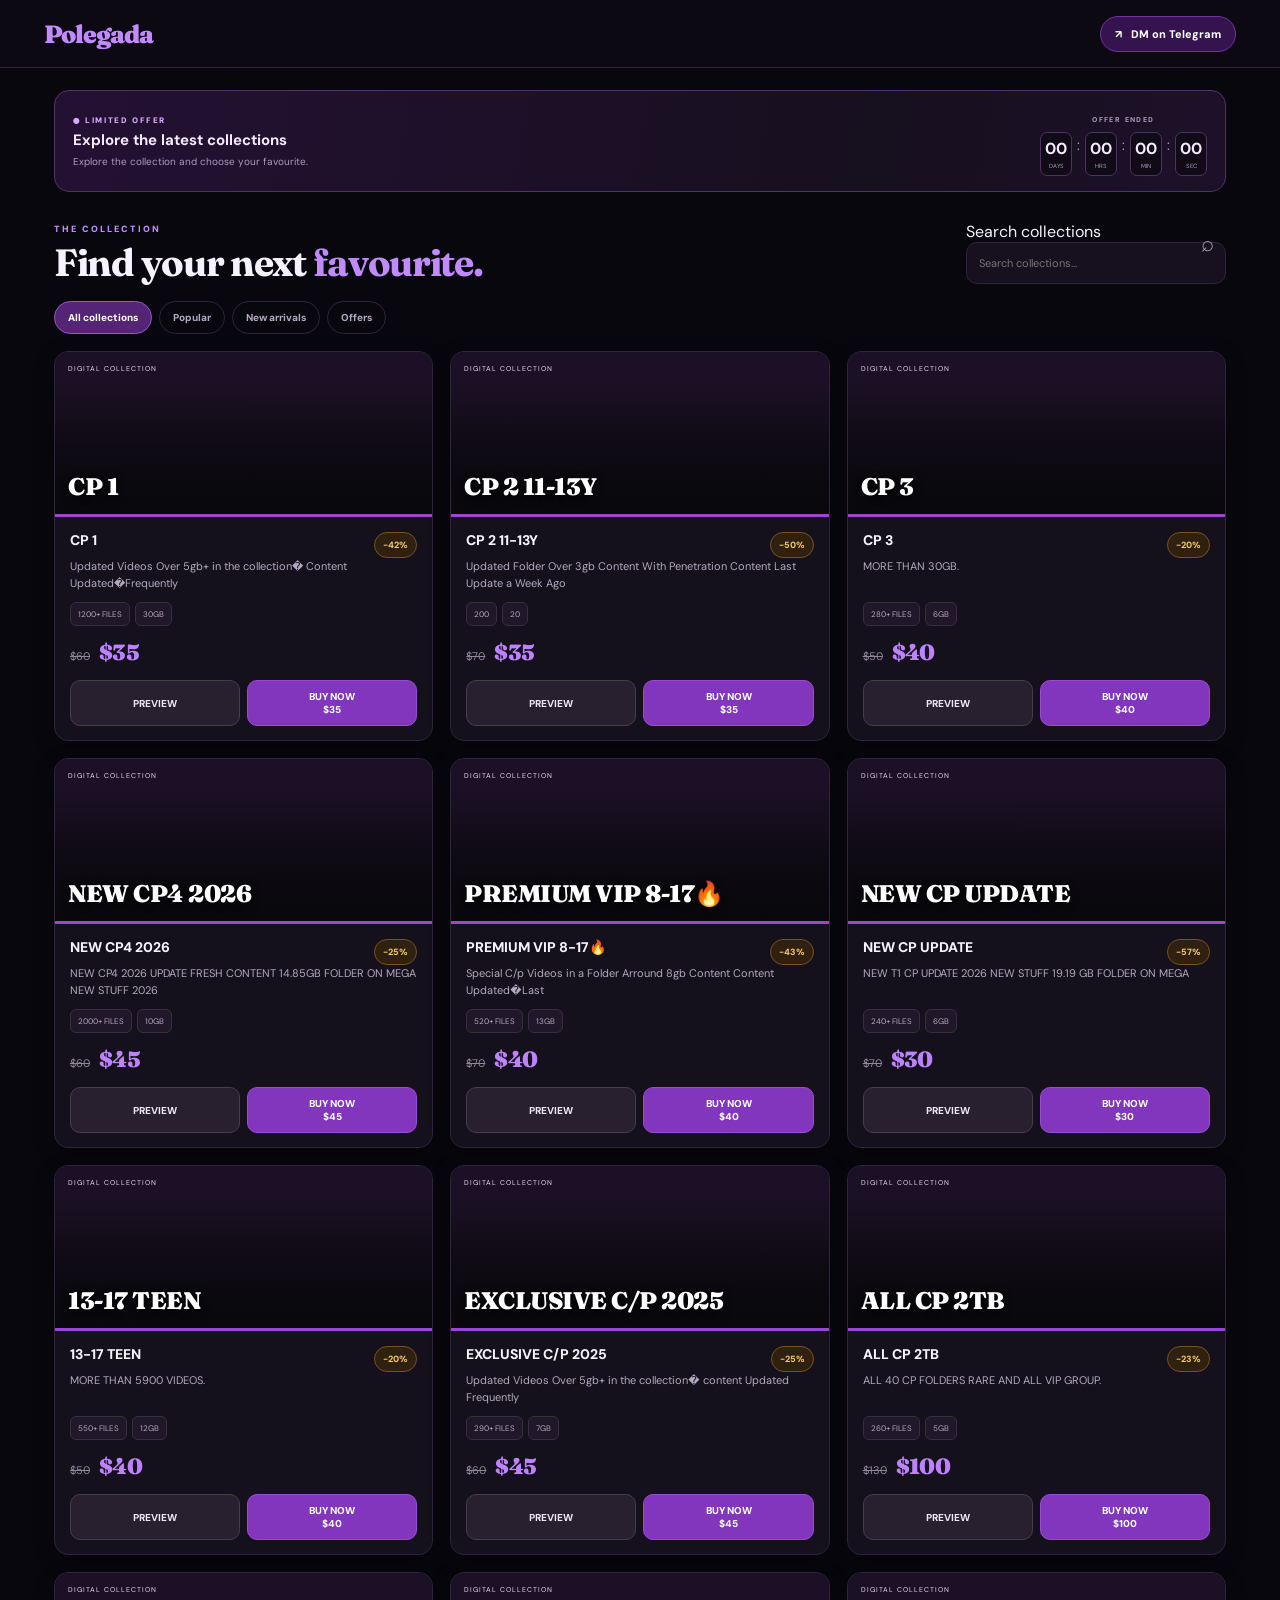
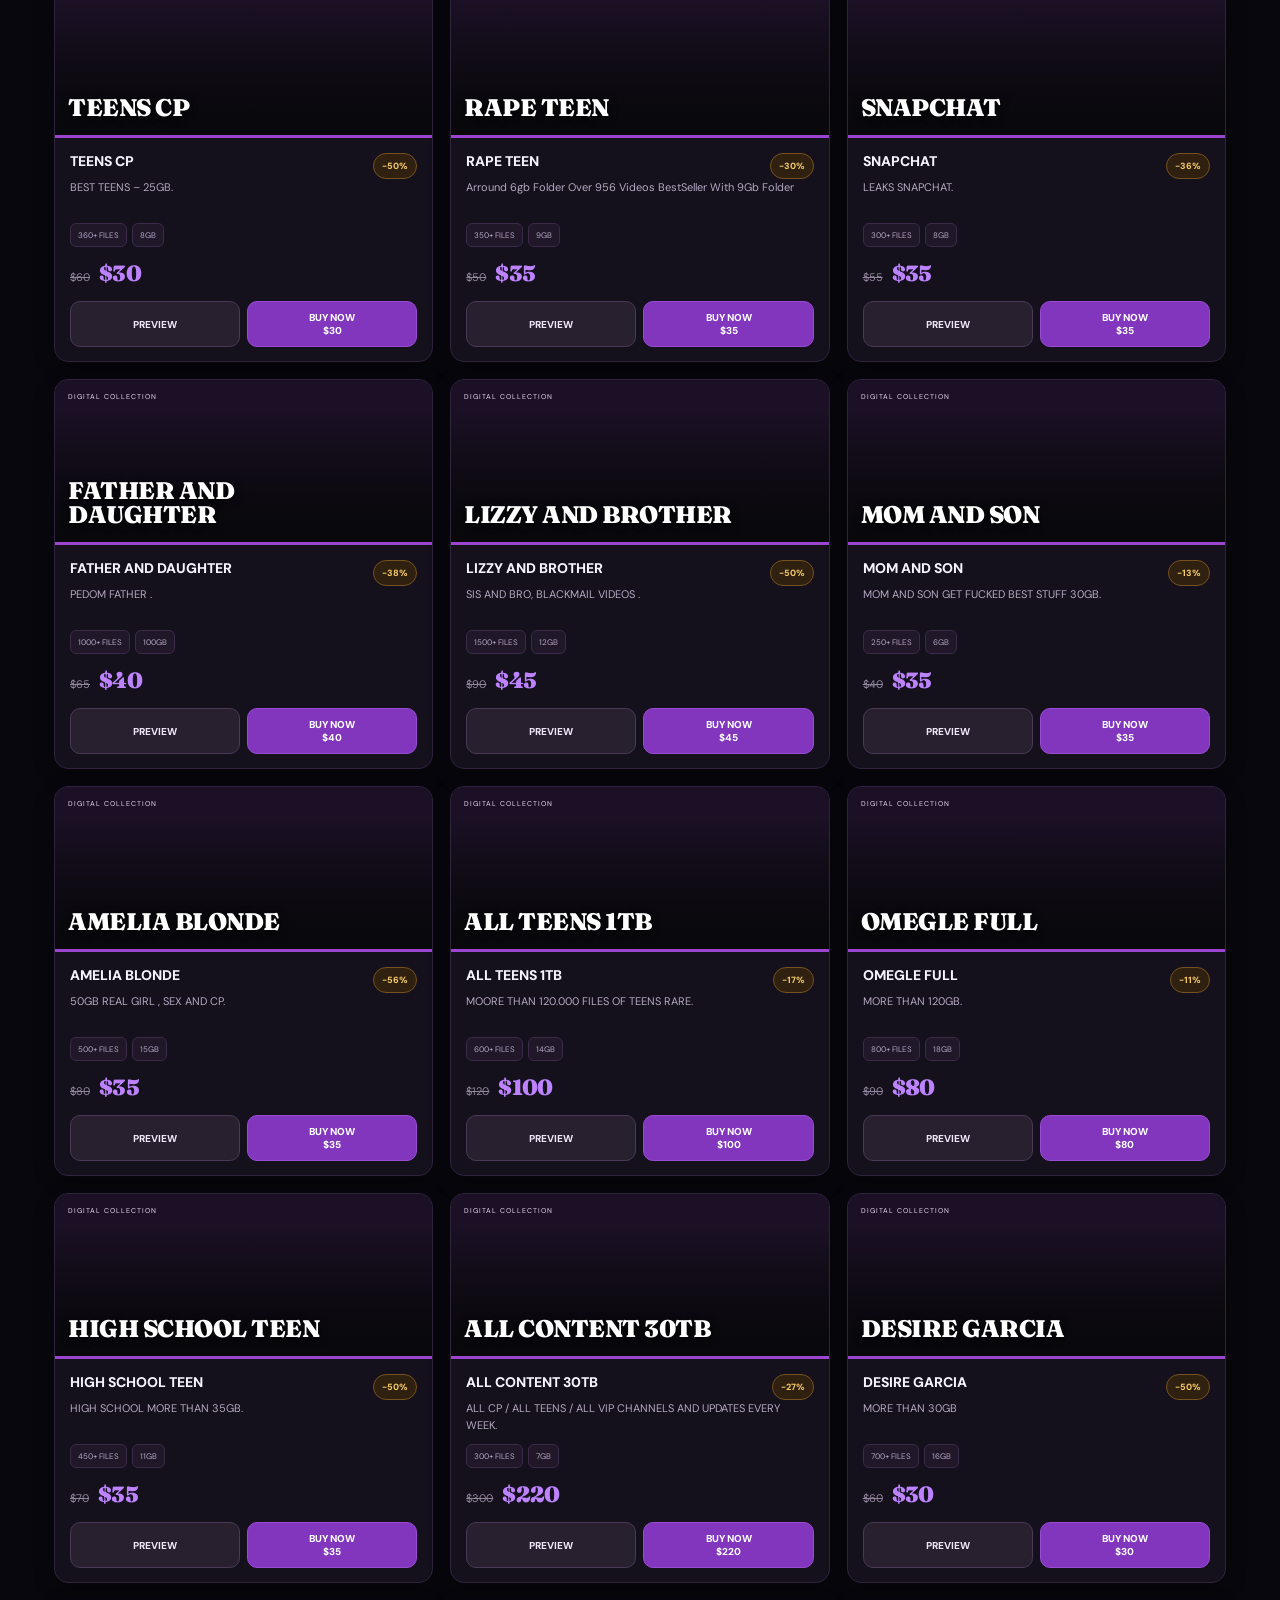
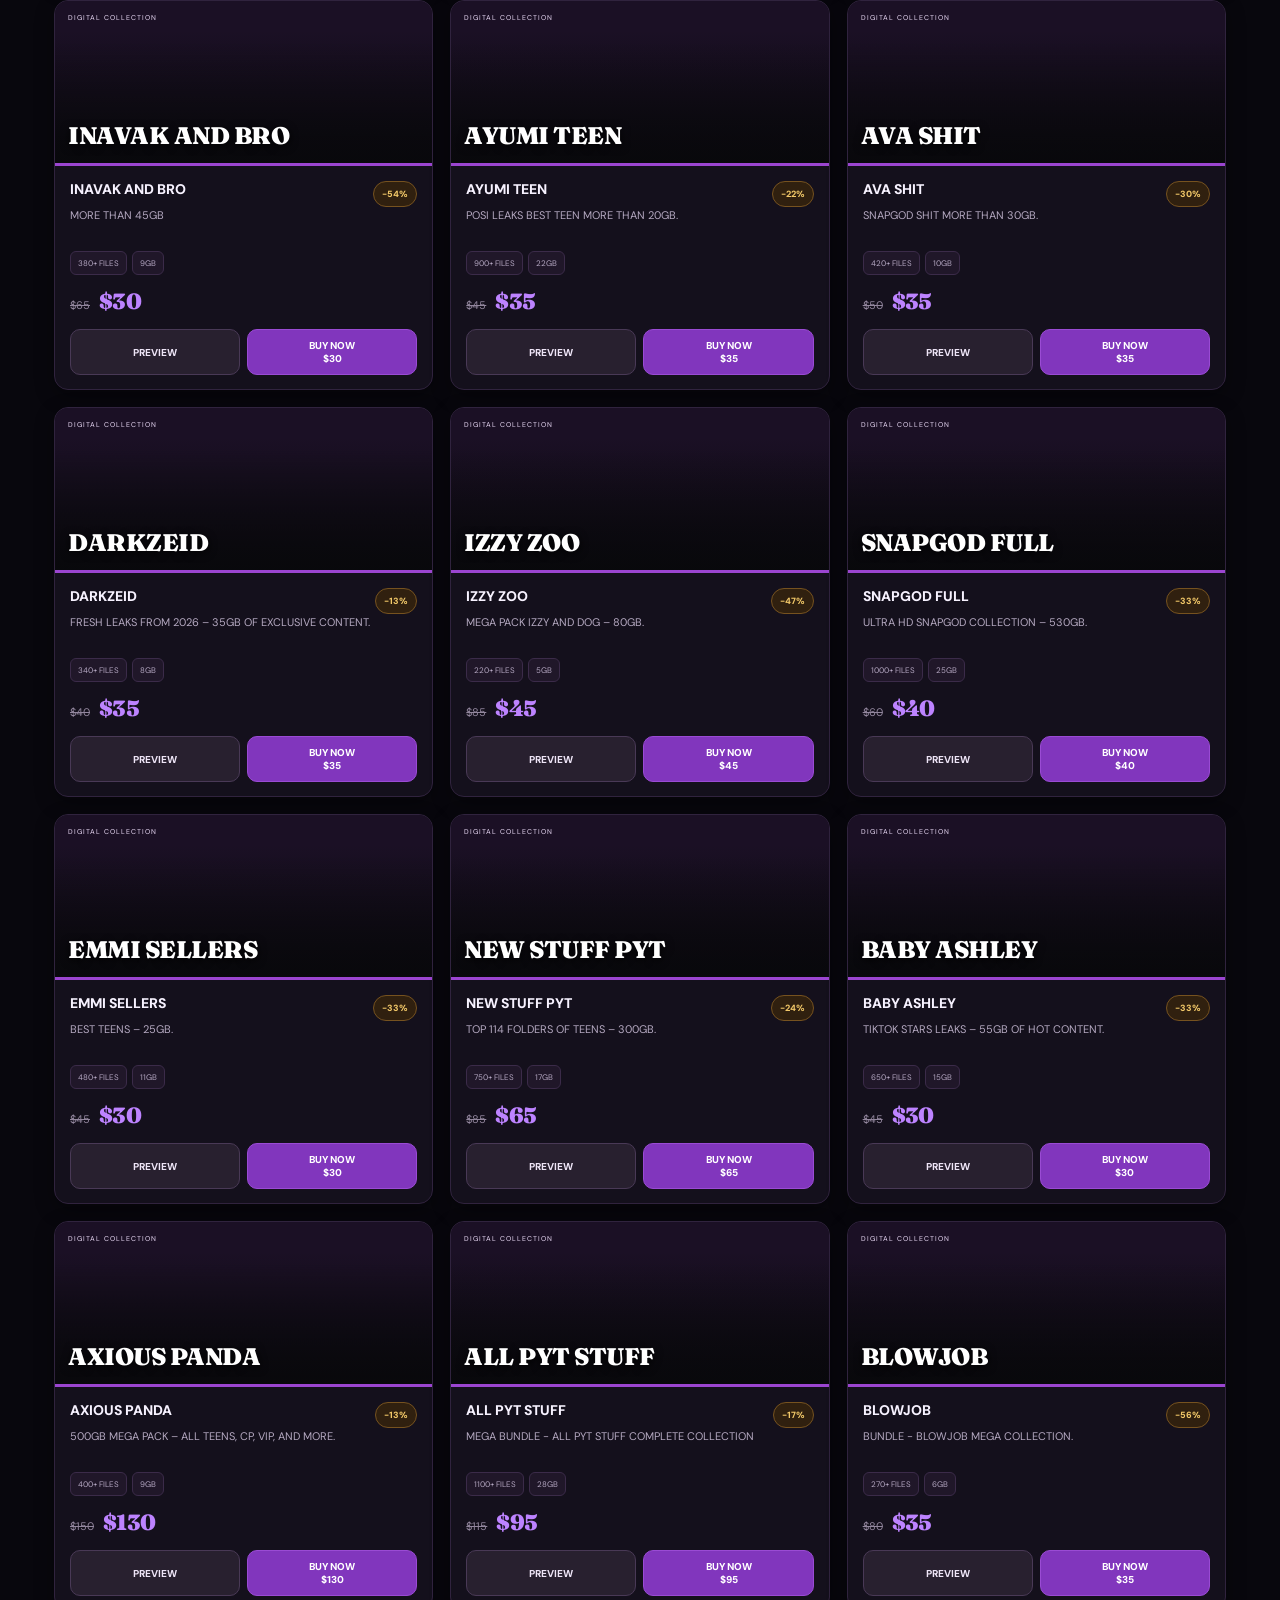
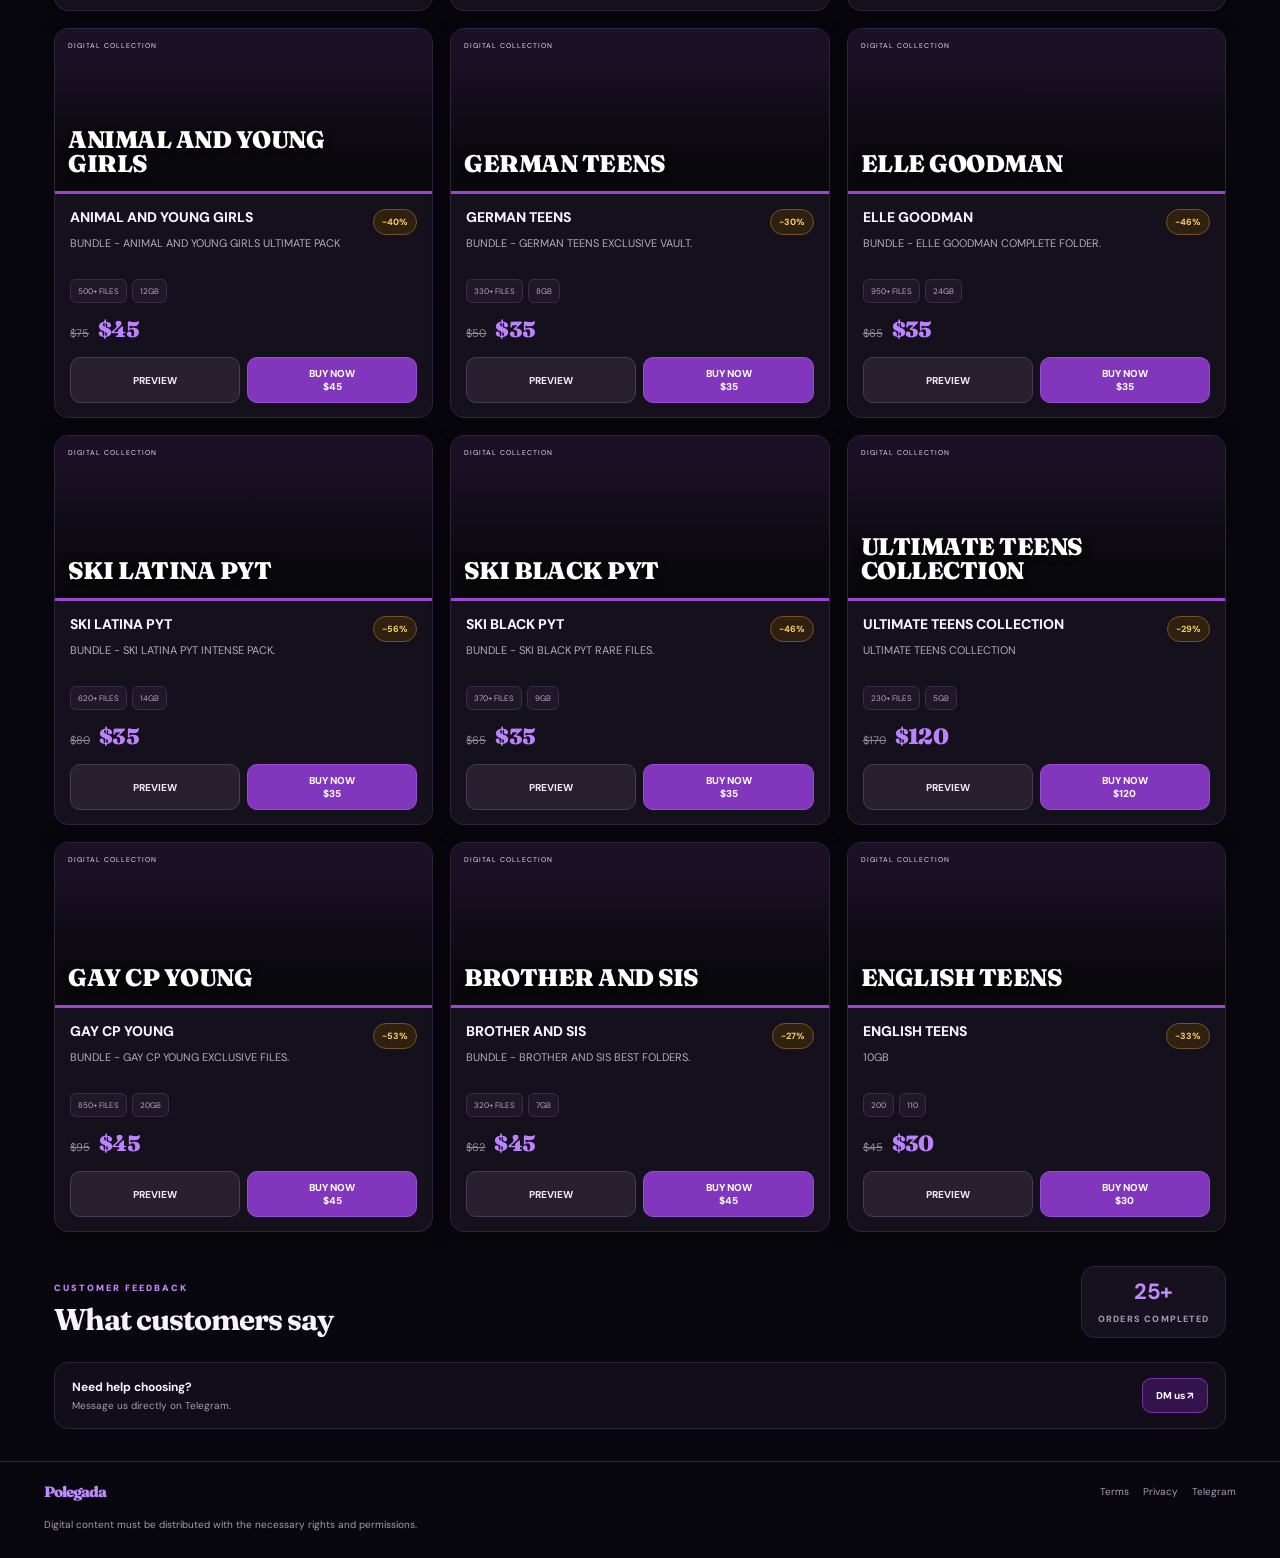
<file: index.html>
<!doctype html><html lang="en"><head><meta charset="utf-8"><meta name="viewport" content="width=device-width,initial-scale=1"><meta name="theme-color" content="#f5efe6"><title>Your Brand</title><meta name="description" content="Discover digital collections and special offers."><link rel="stylesheet" href="styles.css"></head><body>
<header class="topbar"><a class="brand" href="#">Your <span>Brand</span></a><a class="telegram-link" id="telegramLink" href="https://t.me/contedos" target="_blank" rel="noopener">↗ &nbsp; DM on Telegram</a></header>
<main class="shell"><section class="offer-bar"><div class="offer-copy"><span class="offer-label">● LIMITED OFFER</span><strong>Special prices for a limited time</strong><span class="offer-note">Explore the collection and choose your favourite.</span></div><div class="timer-wrap"><span class="timer-caption">OFFER ENDS IN</span><div class="timer"><span><b id="days">00</b><small>DAYS</small></span><i>:</i><span><b id="hours">00</b><small>HRS</small></span><i>:</i><span><b id="minutes">00</b><small>MIN</small></span><i>:</i><span><b id="seconds">00</b><small>SEC</small></span></div></div></section>
<section class="catalog-head"><div><p class="eyebrow">THE COLLECTION</p><h1>Find your next <span>favourite.</span></h1></div><label class="search-wrap"><span class="sr-only">Search collections</span><input id="searchInput" type="search" placeholder="Search collections..."><span class="search-icon">⌕</span></label></section>
<nav class="filters"><button class="filter active" data-filter="all">All collections</button><button class="filter" data-filter="popular">Popular</button><button class="filter" data-filter="new">New arrivals</button><button class="filter" data-filter="offers">Offers</button></nav><section id="productGrid" class="product-grid"></section><div id="emptyState" class="empty-state hidden">No collections found.</div>
<section class="proof hidden" id="proof"></section>
<div class="bottom-cta"><div><strong>Need help choosing?</strong><span>Message us directly on Telegram.</span></div><a id="bottomTelegram" href="https://t.me/contedos" target="_blank" rel="noopener">DM us ↗</a></div></main><footer class="footer"><a class="footer-brand" href="#">Your <span>Brand</span></a><div class="footer-links"><a href="#terms">Terms</a><a href="#privacy">Privacy</a><a id="footerTelegram" href="https://t.me/" target="_blank" rel="noopener">Telegram</a></div><p>Digital content must be distributed with the necessary rights and permissions.</p></footer>
<div class="modal-backdrop hidden" id="paymentModal" role="dialog" aria-modal="true" aria-labelledby="paymentTitle"><div class="modal"><button class="close-modal" data-close="paymentModal">×</button><div class="modal-kicker">YOUR ORDER</div><h2 id="paymentTitle">Choose payment method</h2><p class="modal-sub">Select your preferred method to prepare your order message.</p><div class="order-summary" id="orderSummary"></div><div class="payment-options"><button class="payment-option paypal" data-method="PayPal"><span class="payment-icon">P</span><span><strong>PayPal</strong><small>Continue with PayPal</small></span><b>›</b></button><button class="payment-option crypto" data-method="Crypto"><span class="payment-icon crypto-icon">₿</span><span><strong>Crypto</strong><small>Cryptocurrency payment</small></span><b>›</b></button><button class="payment-option binance" data-method="Binance Gift Card"><span class="payment-icon binance-icon">◆</span><span><strong>Binance Gift Card</strong><small>Gift card order</small></span><b>›</b></button><button class="payment-option cashapp" data-method="Cash App"><span class="payment-icon">$</span><span><strong>Cash App</strong><small>Where available</small></span><b>›</b></button><button class="payment-option stripe" data-method="Stripe"><span class="payment-icon">▰</span><span><strong>Stripe</strong><small>When checkout is configured</small></span><b>›</b></button></div><p class="fine-print">This prepares an order message only; it does not process or verify a payment.</p></div></div>
<div class="modal-backdrop hidden" id="previewModal" role="dialog" aria-modal="true" aria-labelledby="previewTitle"><div class="modal preview-modal"><button class="close-modal" data-close="previewModal">×</button><div class="modal-kicker">PREVIEW</div><h2 id="previewTitle">Collection preview</h2><div class="video-frame" id="videoFrame"></div><p id="previewDescription" class="modal-sub"></p><button class="btn btn-primary full" id="previewBuy">BUY NOW</button></div></div><div class="lightbox hidden" id="lightbox" role="dialog" aria-modal="true" aria-label="Customer message"><img alt="Customer message"></div><div class="toast" id="toast"></div><script src="products.js"></script><script src="app.js"></script><script src="reviews.js"></script><script src="track.js"></script><script src="brand.js"></script></body></html>
</file>
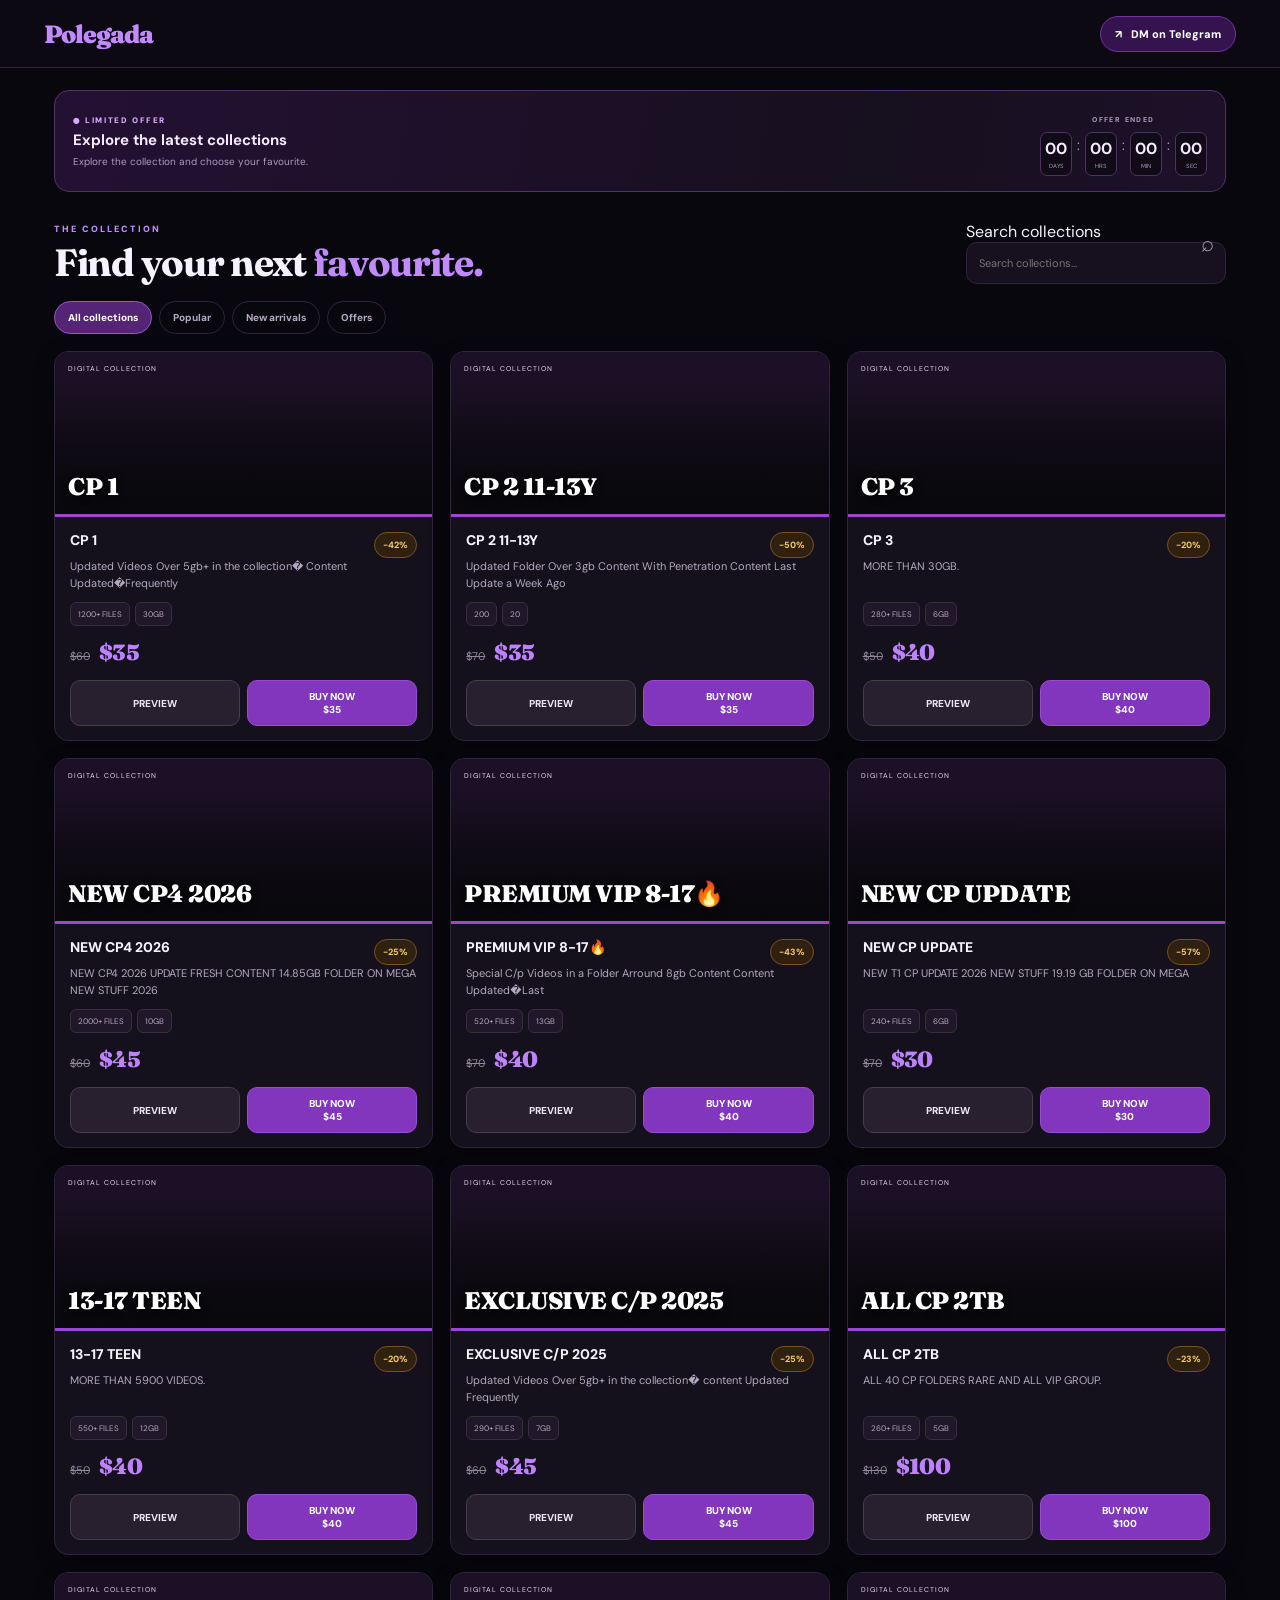
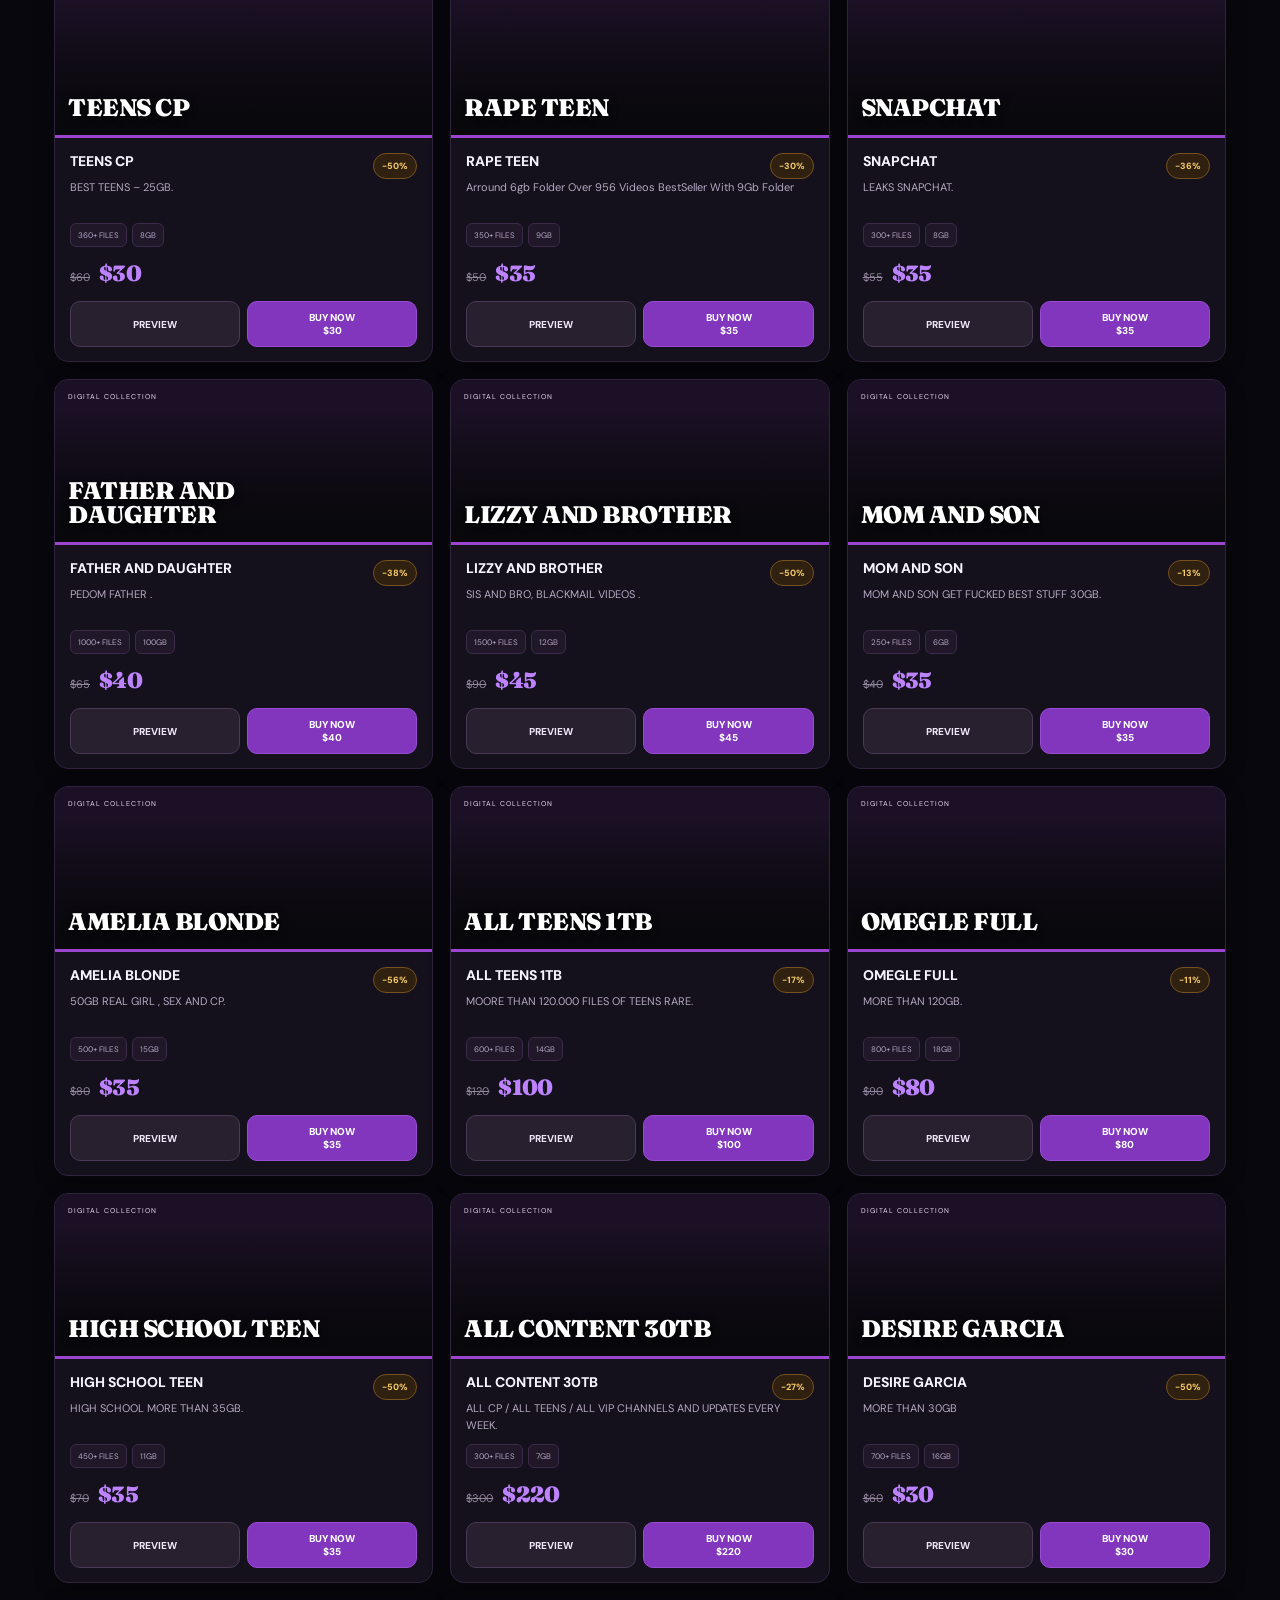
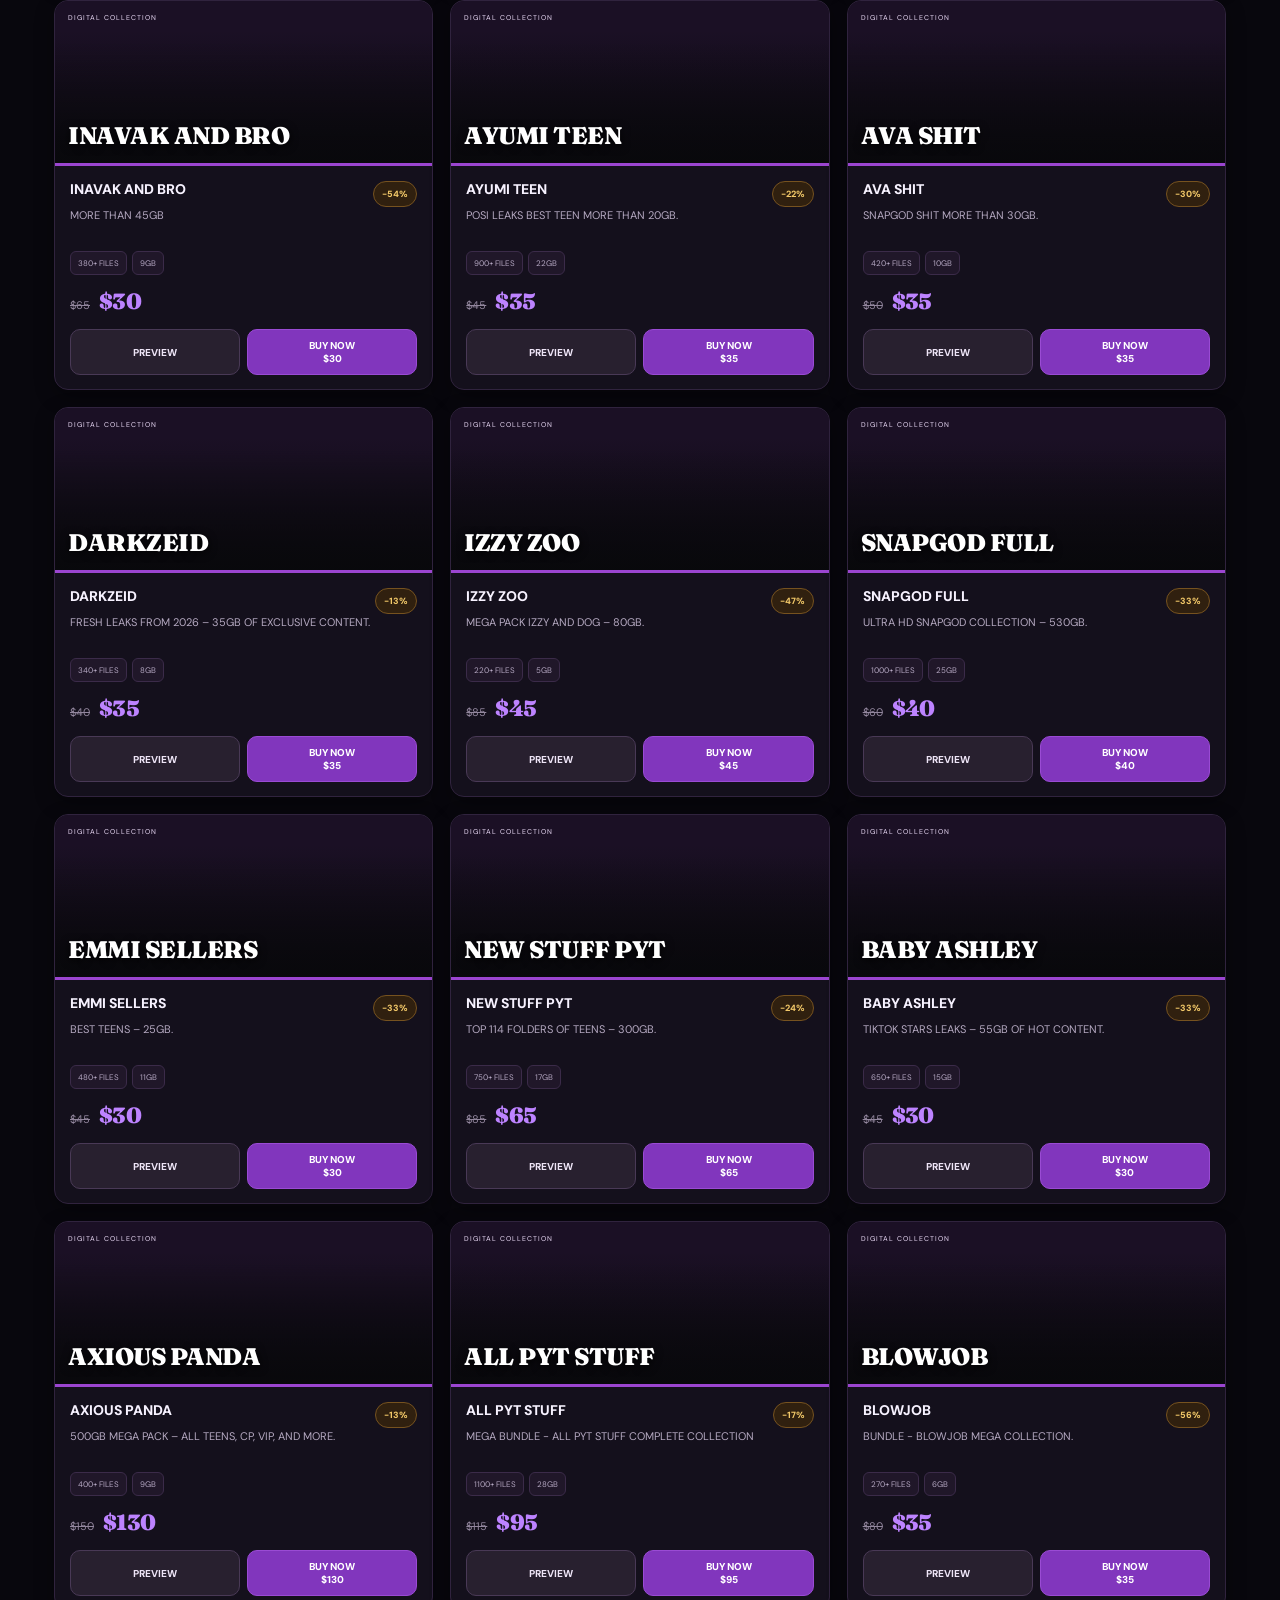
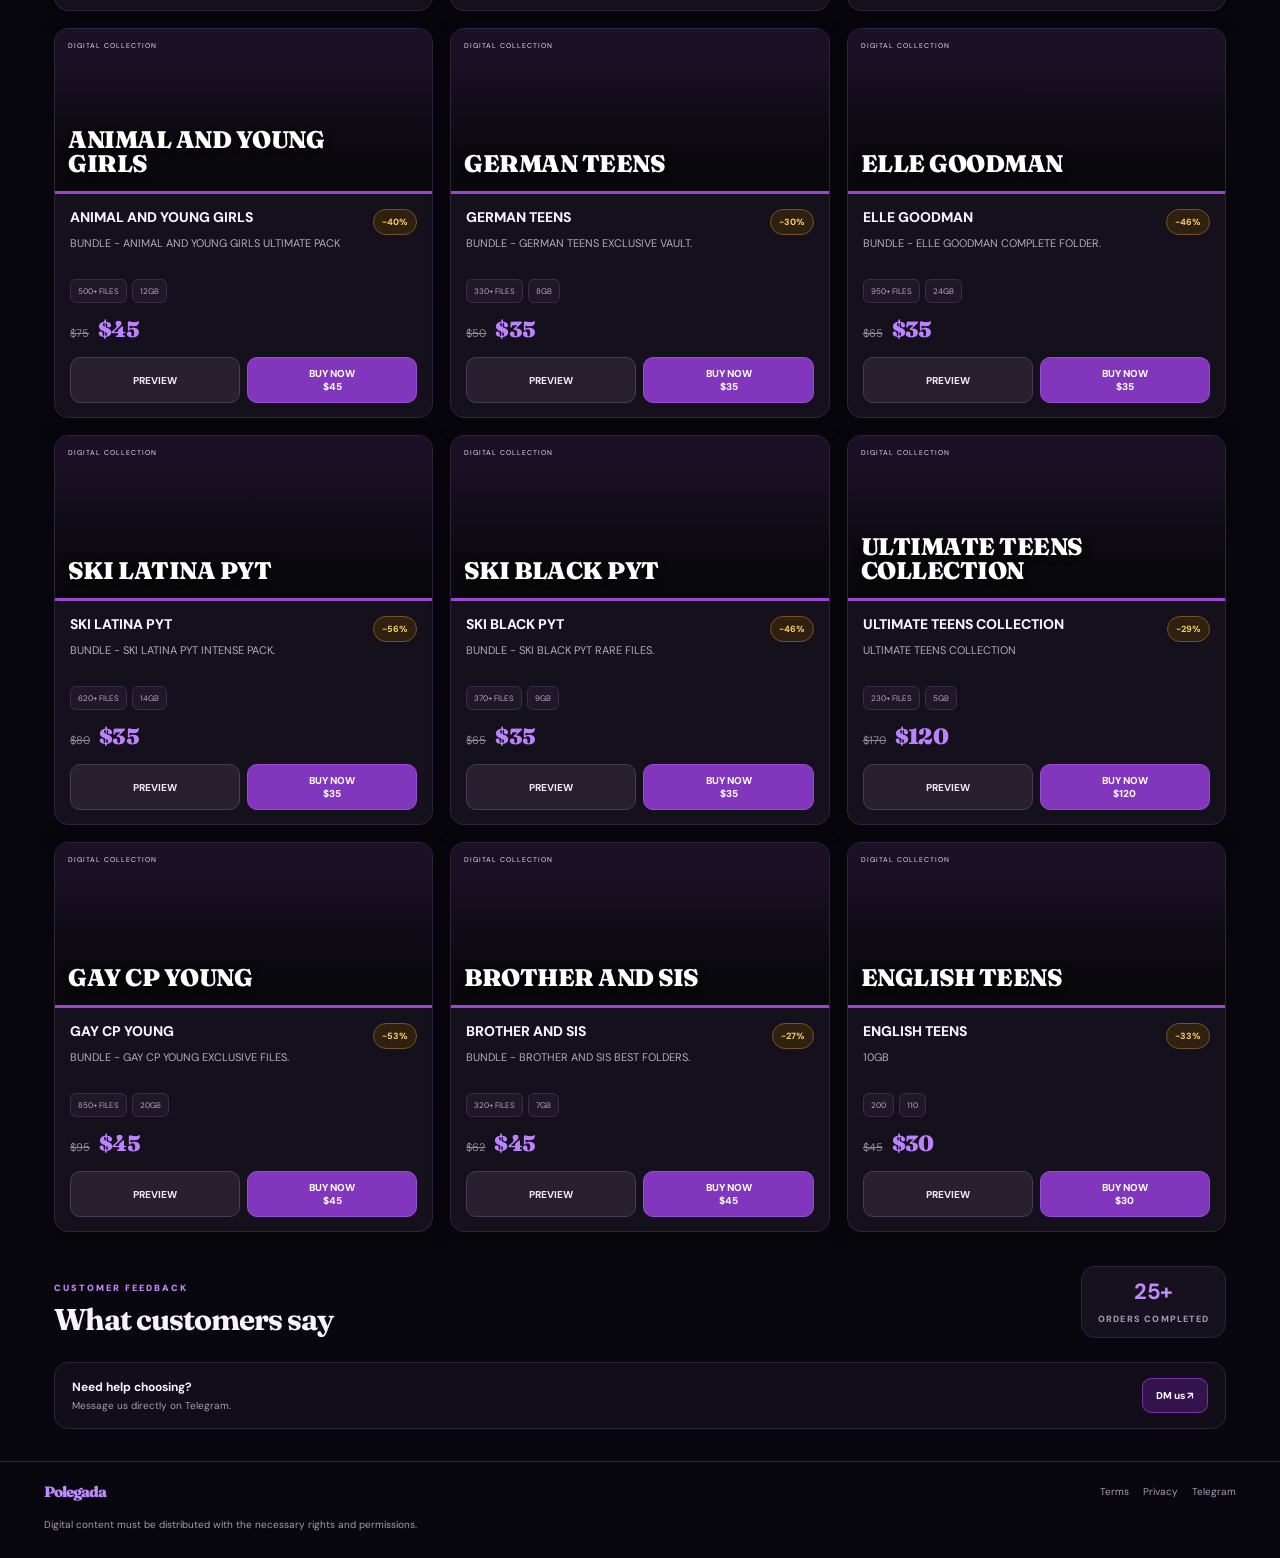
<file: index (2).html>
<!doctype html><html lang="en"><head><meta charset="utf-8"><meta name="viewport" content="width=device-width,initial-scale=1"><meta name="theme-color" content="#f5efe6"><title>Your Brand</title><meta name="description" content="Discover digital collections and special offers."><link rel="stylesheet" href="styles.css"></head><body>
<header class="topbar"><a class="brand" href="#">Your <span>Brand</span></a><a class="telegram-link" id="telegramLink" href="https://t.me/contedos" target="_blank" rel="noopener">↗ &nbsp; DM on Telegram</a></header>
<main class="shell"><section class="offer-bar"><div class="offer-copy"><span class="offer-label">● LIMITED OFFER</span><strong>Special prices for a limited time</strong><span class="offer-note">Explore the collection and choose your favourite.</span></div><div class="timer-wrap"><span class="timer-caption">OFFER ENDS IN</span><div class="timer"><span><b id="days">00</b><small>DAYS</small></span><i>:</i><span><b id="hours">00</b><small>HRS</small></span><i>:</i><span><b id="minutes">00</b><small>MIN</small></span><i>:</i><span><b id="seconds">00</b><small>SEC</small></span></div></div></section>
<section class="catalog-head"><div><p class="eyebrow">THE COLLECTION</p><h1>Find your next <span>favourite.</span></h1></div><label class="search-wrap"><span class="sr-only">Search collections</span><input id="searchInput" type="search" placeholder="Search collections..."><span class="search-icon">⌕</span></label></section>
<nav class="filters"><button class="filter active" data-filter="all">All collections</button><button class="filter" data-filter="popular">Popular</button><button class="filter" data-filter="new">New arrivals</button><button class="filter" data-filter="offers">Offers</button></nav><section id="productGrid" class="product-grid"></section><div id="emptyState" class="empty-state hidden">No collections found.</div>
<section class="proof hidden" id="proof"></section>
<div class="bottom-cta"><div><strong>Need help choosing?</strong><span>Message us directly on Telegram.</span></div><a id="bottomTelegram" href="https://t.me/contedos" target="_blank" rel="noopener">DM us ↗</a></div></main><footer class="footer"><a class="footer-brand" href="#">Your <span>Brand</span></a><div class="footer-links"><a href="#terms">Terms</a><a href="#privacy">Privacy</a><a id="footerTelegram" href="https://t.me/contedos" target="_blank" rel="noopener">Telegram</a></div><p>Digital content must be distributed with the necessary rights and permissions.</p></footer>
<div class="modal-backdrop hidden" id="paymentModal" role="dialog" aria-modal="true" aria-labelledby="paymentTitle"><div class="modal"><button class="close-modal" data-close="paymentModal">×</button><div class="modal-kicker">YOUR ORDER</div><h2 id="paymentTitle">Choose payment method</h2><p class="modal-sub">Select your preferred method to prepare your order message.</p><div class="order-summary" id="orderSummary"></div><div class="payment-options"><button class="payment-option paypal" data-method="PayPal"><span class="payment-icon">P</span><span><strong>PayPal</strong><small>Continue with PayPal</small></span><b>›</b></button><button class="payment-option crypto" data-method="Crypto"><span class="payment-icon crypto-icon">₿</span><span><strong>Crypto</strong><small>Cryptocurrency payment</small></span><b>›</b></button><button class="payment-option binance" data-method="Binance Gift Card"><span class="payment-icon binance-icon">◆</span><span><strong>Binance Gift Card</strong><small>Gift card order</small></span><b>›</b></button><button class="payment-option cashapp" data-method="Cash App"><span class="payment-icon">$</span><span><strong>Cash App</strong><small>Where available</small></span><b>›</b></button><button class="payment-option stripe" data-method="Stripe"><span class="payment-icon">▰</span><span><strong>Stripe</strong><small>When checkout is configured</small></span><b>›</b></button></div><p class="fine-print">This prepares an order message only; it does not process or verify a payment.</p></div></div>
<div class="modal-backdrop hidden" id="previewModal" role="dialog" aria-modal="true" aria-labelledby="previewTitle"><div class="modal preview-modal"><button class="close-modal" data-close="previewModal">×</button><div class="modal-kicker">PREVIEW</div><h2 id="previewTitle">Collection preview</h2><div class="video-frame" id="videoFrame"></div><p id="previewDescription" class="modal-sub"></p><button class="btn btn-primary full" id="previewBuy">BUY NOW</button></div></div><div class="lightbox hidden" id="lightbox" role="dialog" aria-modal="true" aria-label="Customer message"><img alt="Customer message"></div><div class="toast" id="toast"></div><script src="products.js"></script><script src="app.js"></script><script src="reviews.js"></script><script src="track.js"></script><script src="brand.js"></script></body></html>
</file>
<file: styles.css>
@import url('https://fonts.googleapis.com/css2?family=DM+Sans:wght@400;500;700;900&family=Fraunces:opsz,wght@9..144,600;9..144,800&display=swap');
@import url('https://fonts.googleapis.com/css2?family=Inter:wght@400;500;600;700;800;900&display=swap');:root{--bg:#09090d;--panel:#141418;--line:#292931;--text:#f7f5fb;--muted:#8d8d98;--lav:#bb91ff;--blue:#20a4df;--yellow:#ffca45}*{box-sizing:border-box}body{margin:0;background:var(--bg);color:var(--text);font-family:Inter,system-ui,sans-serif}button,input{font:inherit}button{cursor:pointer}a{color:inherit;text-decoration:none}.topbar{height:68px;padding:0 clamp(14px,4vw,44px);display:flex;align-items:center;justify-content:space-between;border-bottom:1px solid #202027;background:#0b0b0f}.brand,.footer-brand{font-size:clamp(18px,2.3vw,25px);font-weight:900;letter-spacing:-1px;white-space:nowrap}.brand span,.footer-brand span{color:var(--lav)}.telegram-link{border:1px solid #24465a;background:#10222c;border-radius:99px;padding:10px 14px;font-size:11px;font-weight:800;white-space:nowrap}.shell{width:min(1240px,100%);margin:auto;padding:22px clamp(12px,3vw,34px) 32px}.offer-bar{display:flex;align-items:center;justify-content:space-between;gap:15px;padding:15px 18px;border:1px solid #34283e;background:linear-gradient(100deg,#1d1126,#15131b 70%,#17131d);border-radius:15px;margin-bottom:29px}.offer-copy{display:grid;gap:5px}.offer-label{font-size:8px;letter-spacing:1.6px;color:#d7a9ff;font-weight:900}.offer-copy strong{font-size:15px}.offer-note{font-size:10px;color:#8e8997}.timer-wrap{text-align:center;flex-shrink:0}.timer-caption{font-size:7px;letter-spacing:1.4px;color:#a5a0ad;font-weight:800}.timer{display:flex;align-items:flex-start;gap:5px;margin-top:5px}.timer>span{min-width:32px;background:#0e0d12;border:1px solid #33263d;border-radius:7px;padding:5px 4px}.timer b{display:block;font-size:16px;font-variant-numeric:tabular-nums}.timer small{display:block;font-size:6px;color:#8e8997;margin-top:3px}.timer i{font-style:normal;color:#8f7b9e;font-size:14px;padding-top:4px}.catalog-head{display:flex;align-items:flex-end;justify-content:space-between;gap:18px;margin-bottom:17px}.eyebrow,.modal-kicker{font-size:9px;font-weight:900;letter-spacing:2px;color:#c48aff;margin:0 0 7px}.catalog-head h1{font-size:clamp(27px,3.8vw,38px);line-height:1.1;letter-spacing:-1.3px;margin:0}.catalog-head h1 span{color:var(--lav)}.search-wrap{width:min(260px,42%);position:relative}.search-wrap input{width:100%;height:42px;border:1px solid #2b2b33;border-radius:11px;background:#141418;color:white;padding:0 35px 0 12px;outline:none;font-size:11px}.search-icon{position:absolute;right:12px;top:8px;color:#92929c;font-size:22px}.filters{display:flex;gap:7px;overflow:auto;padding-bottom:17px}.filter{background:transparent;color:#92929d;border:1px solid #292930;padding:9px 13px;border-radius:99px;font-size:10px;font-weight:800;white-space:nowrap}.filter.active,.filter:hover{background:#261530;border-color:#6e3985;color:white}.product-grid{display:grid;grid-template-columns:repeat(3,minmax(0,1fr));gap:17px}.product-card{background:var(--panel);border:1px solid #25252c;border-radius:18px;overflow:hidden;min-width:0;transition:border-color .15s}.product-card:hover{border-color:#5c326c}.cover{height:165px;position:relative;overflow:hidden;background:#1a1021;border-bottom:3px solid #a000ef}.cover-art{position:absolute;inset:0;background-size:cover;background-position:center}.cover-art:after{content:"";position:absolute;inset:0;background:linear-gradient(0deg,#08080bd9,transparent 82%)}.theme-purple{background-image:radial-gradient(ellipse at 78% 20%,#8128a7,transparent 42%),linear-gradient(135deg,#36104a,#130f19 60%,#2b1438)}.theme-blue{background-image:radial-gradient(ellipse at 78% 20%,#256a90,transparent 42%),linear-gradient(135deg,#102e40,#11131c 60%,#19364b)}.theme-gold{background-image:radial-gradient(ellipse at 78% 20%,#95631e,transparent 42%),linear-gradient(135deg,#3b2b13,#15120e 60%,#4a321a)}.theme-pink{background-image:radial-gradient(ellipse at 78% 20%,#9a2d70,transparent 42%),linear-gradient(135deg,#42152e,#1a101c 60%,#511c4c)}.theme-green{background-image:radial-gradient(ellipse at 78% 20%,#287d5d,transparent 42%),linear-gradient(135deg,#10372c,#101a17 60%,#17483a)}.cover-overline{position:absolute;top:12px;left:13px;font-size:7px;letter-spacing:1px;color:#e4d5ec;text-transform:uppercase}.cover-title{position:absolute;left:13px;right:10px;bottom:15px;font-size:clamp(17px,2vw,24px);font-weight:900;line-height:1;letter-spacing:-.5px;text-transform:uppercase;max-width:82%;text-shadow:0 2px 8px #000}.cover-count{position:absolute;right:8px;bottom:7px;border-radius:99px;background:#09090de8;border:1px solid #ffffff19;padding:6px 8px;color:var(--yellow);font-size:9px;font-weight:800}.product-body{padding:15px 15px 14px}.product-heading{display:flex;justify-content:space-between;gap:7px;align-items:flex-start}.product-heading h2{font-size:14px;line-height:1.25;margin:0;font-weight:800}.discount{border:1px solid #4b3b13;background:#302611;color:var(--yellow);border-radius:99px;padding:6px 8px;font-size:9px;font-weight:800;flex-shrink:0}.purchases{color:#777783;font-size:10px;margin:6px 0 11px}.description{color:#a0a0aa;font-size:11px;line-height:1.5;min-height:34px;margin:0 0 10px}.tags{display:flex;flex-wrap:wrap;gap:5px;margin-bottom:12px}.tag{background:#1b1b20;border:1px solid #2b2b31;border-radius:6px;color:#858590;padding:6px 7px;font-size:8px;text-transform:uppercase}.price-row{display:flex;align-items:baseline;gap:9px;margin:0 0 14px}.old-price{font-size:11px;color:#777782;text-decoration:line-through}.new-price{font-size:22px;font-weight:900;color:var(--lav);letter-spacing:-.7px}.card-actions{display:grid;grid-template-columns:1fr 1fr;gap:7px}.btn{min-height:43px;border:1px solid #38383e;border-radius:11px;padding:9px 7px;font-size:10px;font-weight:800}.btn-preview{background:#242428;color:#e6e6eb}.btn-primary{background:var(--blue);color:white;border-color:#27a4d7}.full{width:100%}.hidden{display:none!important}.empty-state{text-align:center;padding:50px;color:#8c8c98}.bottom-cta{display:flex;justify-content:space-between;align-items:center;gap:12px;margin-top:24px;padding:15px 17px;background:#111116;border:1px solid #25252d;border-radius:14px}.bottom-cta strong,.bottom-cta span{display:block}.bottom-cta strong{font-size:12px}.bottom-cta div span{font-size:10px;color:#858590;margin-top:4px}.bottom-cta>a{background:#1d3645;color:#c6edff;border:1px solid #285a73;padding:10px 13px;border-radius:9px;font-size:10px;font-weight:800;white-space:nowrap}.footer{border-top:1px solid #202027;padding:20px clamp(14px,4vw,44px) 26px;display:flex;align-items:center;gap:16px;flex-wrap:wrap;color:#747480;font-size:10px}.footer-brand{font-size:15px;color:white}.footer-links{display:flex;gap:14px;margin-left:auto}.footer p{flex-basis:100%;margin:0;line-height:1.5}.modal-backdrop{position:fixed;inset:0;background:#000b;z-index:20;display:grid;place-items:center;padding:14px;overflow:auto}.modal{position:relative;width:min(500px,100%);max-height:calc(100dvh - 28px);overflow:auto;background:#151518;border:1px solid #34343b;border-radius:21px;padding:25px;box-shadow:0 20px 70px #0008}.close-modal{position:absolute;right:13px;top:7px;border:0;background:transparent;color:#8f8f98;font-size:29px}.modal h2{font-size:clamp(21px,4vw,27px);letter-spacing:-.7px;margin:0 24px 7px 0}.modal-sub{color:#92929c;line-height:1.5;font-size:11px;margin:0 0 16px}.order-summary{display:flex;justify-content:space-between;align-items:center;padding:11px 12px;border-radius:10px;background:#202025;border:1px solid #303038;margin-bottom:12px;font-size:12px}.order-summary strong{color:var(--lav);font-size:15px}.payment-options{display:grid;gap:8px}.payment-option{display:flex;align-items:center;gap:10px;text-align:left;width:100%;min-height:56px;border-radius:12px;border:1px solid #38383e;padding:8px 11px;color:white;background:#222226}.payment-option:hover{border-color:#9d61c4}.paypal{background:#07388e!important;border-color:#0a4caf!important}.binance{background:#f5bd2f!important;color:#17130b!important;border-color:#f5bd2f!important}.cashapp{background:#00bd40!important;border-color:#00bd40!important}.stripe{background:#6254f4!important;border-color:#6254f4!important}.payment-icon{width:33px;height:33px;display:grid;place-items:center;background:#fff;color:#1646a0;border-radius:9px;font-weight:900;font-size:20px;flex-shrink:0}.crypto-icon{background:transparent;color:#ffc43c;border:1px solid #ffffff60}.binance-icon{background:#111;color:#f4c22d}.cashapp .payment-icon,.stripe .payment-icon{background:#ffffff20;color:white}.payment-option strong,.payment-option small{display:block}.payment-option strong{font-size:12px}.payment-option small{font-size:8px;opacity:.75;margin-top:3px}.payment-option>b{margin-left:auto;font-size:22px;opacity:.6}.fine-print{font-size:9px;line-height:1.5;color:#777782;margin:12px 0 0}.preview-modal{width:min(720px,100%)}.video-frame{width:100%;min-height:200px;background:#050507;border:1px solid #2e2e36;border-radius:12px;overflow:hidden;display:grid;place-items:center;margin:14px 0}.video-frame video{display:block;width:100%;height:auto;min-height:200px;max-height:60vh;object-fit:contain;background:#050507}.video-placeholder{text-align:center;color:#858590;padding:18px}.video-placeholder strong{display:block;color:#e7e7ed;margin:10px 0 5px}.video-placeholder p{font-size:10px}.play-symbol{width:45px;height:45px;border-radius:50%;display:grid;place-items:center;background:#9d00eb;color:white;margin:auto}.toast{position:fixed;left:50%;bottom:18px;transform:translate(-50%,12px);opacity:0;pointer-events:none;background:#242429;border:1px solid #4a4a52;border-radius:10px;padding:10px 14px;font-size:11px;z-index:50;transition:.18s;max-width:90vw;text-align:center}.toast.show{opacity:1;transform:translate(-50%,0)}@media(max-width:850px){.product-grid{grid-template-columns:repeat(2,minmax(0,1fr))}.cover{height:150px}}@media(max-width:560px){.topbar{height:60px;padding:0 11px;gap:8px}.brand{font-size:17px}.telegram-link{padding:9px 9px;font-size:9px}.shell{padding:14px 10px 24px}.offer-bar{padding:11px 9px;gap:5px;margin-bottom:23px}.offer-copy strong{font-size:11px}.offer-note{font-size:8px;max-width:165px}.offer-label{font-size:7px}.timer-caption{font-size:6px}.timer{gap:2px}.timer>span{min-width:24px;padding:5px 2px}.timer b{font-size:12px}.timer small{font-size:5px}.timer i{font-size:10px}.catalog-head{align-items:flex-start;flex-direction:column;gap:12px}.catalog-head h1{font-size:28px}.search-wrap{width:100%}.product-grid{gap:9px}.cover{height:120px}.cover-title{left:9px;bottom:12px;font-size:clamp(13px,3.8vw,19px)}.cover-overline{left:9px;top:8px;font-size:6px}.cover-count{right:4px;bottom:4px;padding:4px 5px;font-size:7px}.product-card{border-radius:13px}.product-body{padding:10px 8px 9px}.product-heading h2{font-size:11px}.discount{font-size:7px;padding:5px}.purchases{font-size:8px;margin:4px 0 8px}.description{font-size:9px;min-height:42px;margin-bottom:7px}.tags{gap:4px;margin-bottom:9px}.tag{font-size:6px;padding:5px}.price-row{gap:6px;margin-bottom:10px}.old-price{font-size:9px}.new-price{font-size:19px}.card-actions{gap:4px}.btn{min-height:38px;padding:7px 3px;font-size:8px}.bottom-cta{padding:12px 10px}.bottom-cta strong{font-size:10px}.bottom-cta div span{font-size:8px}.bottom-cta>a{padding:8px;font-size:9px}.footer{gap:10px}.footer-links{margin-left:0;width:100%}.modal{padding:23px 13px 16px}.payment-option{min-height:53px;padding:7px;gap:8px}.payment-icon{width:30px;height:30px}.payment-option strong{font-size:11px}.payment-option small{font-size:7px}}.proof{margin-top:34px}.proof-head{display:flex;justify-content:space-between;align-items:flex-end;gap:16px;margin-bottom:16px}.proof h2{font-size:clamp(22px,3vw,30px);letter-spacing:-1px;margin:0}.proof-stat{background:#141418;border:1px solid #2b2b33;border-radius:14px;padding:10px 16px;text-align:center}.proof-stat b{display:block;font-size:22px;color:var(--lav);letter-spacing:-.5px}.proof-stat span{font-size:9px;letter-spacing:1.2px;text-transform:uppercase;color:#8d8d98;font-weight:800}.proof-grid{columns:3;column-gap:14px}.proof-card{break-inside:avoid;margin:0 0 14px;background:var(--panel);border:1px solid #25252c;border-radius:16px;overflow:hidden}.proof-img{display:block;width:100%;padding:0;border:0;background:#0e0e12;cursor:zoom-in}.proof-img img{display:block;width:100%;height:auto}.proof-card blockquote{margin:0;padding:14px 15px 4px;font-size:12px;line-height:1.55;color:#cfcfd8}.proof-card figcaption{padding:10px 15px 14px;font-size:10px;color:#858590;font-weight:700}.lightbox{position:fixed;inset:0;z-index:40;background:#000d;display:grid;place-items:center;padding:14px;cursor:zoom-out}.lightbox img{max-width:100%;max-height:100%;object-fit:contain;border-radius:10px}@media(max-width:850px){.proof-grid{columns:2}}@media(max-width:560px){.proof-head{flex-direction:column;align-items:flex-start}.proof-grid{columns:1}}

/* ===== Tema: Black & Purple ===== */
:root{--bg:#08070d;--panel:#14101c;--line:#30233e;--text:#f7f2ff;--muted:#a69ab5;--lav:#bd83ff;--blue:#8b35d6;--yellow:#f3c969;--accent2:#c18aff}
body{font-family:'DM Sans',system-ui,sans-serif;background:var(--bg);color:var(--text)}
.brand,.footer-brand,.catalog-head h1,.proof h2,.modal h2,.cover-title,.new-price{font-family:'Fraunces',Georgia,serif}
.topbar{background:#0d0913;border-bottom:1px solid var(--line)}
.brand span,.footer-brand span,.catalog-head h1 span{color:var(--accent2)}
.telegram-link{background:#35134f;border-color:#7134a0;color:#fff}
.offer-bar{background:linear-gradient(100deg,#241033,#17101f 70%,#1d1129);border-color:#56306d}
.offer-label{color:#d8aaff}.offer-copy strong{color:#f5eaff}.offer-note,.timer small,.timer-caption{color:#ad9bbd}
.timer>span{background:#100b17;border-color:#503064}.timer b{color:#f5eaff}.timer i{color:#c18aff}
.eyebrow,.modal-kicker{color:var(--accent2)}
.search-wrap input{background:#17111f;border-color:var(--line);color:var(--text)}.search-icon{color:#a69ab5}
.filter{color:#b4a7c2;border-color:var(--line)}.filter.active,.filter:hover{background:#542477;border-color:#9b55ce;color:#fff}
.product-card{background:var(--panel);border-color:#30233e;border-radius:14px;box-shadow:0 6px 20px #0005;transition:transform .15s,border-color .15s}
.product-card:hover{border-color:#9b55ce;transform:translateY(-2px)}
.cover{border-bottom:3px solid #9b45d0;background:#1b1025}
.cover-count{background:#09070de8;color:#f3c969;border-color:#ffffff30}
.theme-purple{background-image:radial-gradient(ellipse at 78% 20%,#a34be0,transparent 45%),linear-gradient(135deg,#45145f,#130d1b 65%,#321044)}
.theme-blue{background-image:radial-gradient(ellipse at 78% 20%,#7650c9,transparent 45%),linear-gradient(135deg,#241344,#100d1c 65%,#38205c)}
.theme-gold{background-image:radial-gradient(ellipse at 78% 20%,#b17ad8,transparent 45%),linear-gradient(135deg,#42204e,#17101d 65%,#55316a)}
.theme-pink{background-image:radial-gradient(ellipse at 78% 20%,#d05aaf,transparent 45%),linear-gradient(135deg,#4b173f,#1a0e1c 65%,#60245b)}
.theme-green{background-image:radial-gradient(ellipse at 78% 20%,#7952b5,transparent 45%),linear-gradient(135deg,#291641,#10101b 65%,#3d245b)}
.discount{background:#30200f;border-color:#76521f;color:#f3c969}
.purchases{color:#988ba5}.description{color:#b5a9c1}
.tag{background:#201729;border-color:#3b2b49;color:#b4a7c2}
.old-price{color:#92869d}
.btn{border-radius:10px}.btn-preview{background:#28202f;color:#eee5f7;border-color:#493956}.btn-primary{background:#8136bd;border-color:#9a4bd4;color:#fff}
.bottom-cta{background:#120d19;border-color:var(--line)}.bottom-cta div span{color:#a69ab5}.bottom-cta>a{background:#35134f;color:#fff;border-color:#7134a0}
.footer{border-top-color:var(--line);color:#a69ab5}.footer-brand{color:var(--text)}
.modal-backdrop{background:#05030bcc}.modal{background:#17111f;border-color:#493358;box-shadow:0 20px 70px #000a}
.close-modal{color:#a69ab5}.modal-sub{color:#b4a7c2}
.order-summary{background:#21172b;border-color:#493358}.order-summary strong{color:#c18aff}
.payment-option{background:#21172b;border-color:#493358;color:var(--text)}.payment-option:hover{border-color:#a65cda}
.paypal,.stripe,.cashapp{color:#fff!important}
.fine-print{color:#a69ab5}
.video-frame{background:#08060d;border-color:#493358}.video-frame video{background:#08060d}.video-placeholder{color:#b9a9c7}.video-placeholder strong{color:#fff}.play-symbol{background:#913bd0}
.proof-stat{background:#17111f;border-color:var(--line)}.proof-stat b{color:#c18aff}.proof-stat span{color:#a69ab5}
.proof-card{background:var(--panel);border-color:#30233e}.proof-img{background:#0d0913}.proof-card blockquote{color:#e4d9ee}.proof-card figcaption{color:#a69ab5}
.toast{background:#24172f;color:#fff;border-color:#56366e}.empty-state{color:#a69ab5}
.cover-title{color:#fff}.cover-overline{color:#e9d9f5}
</file>
